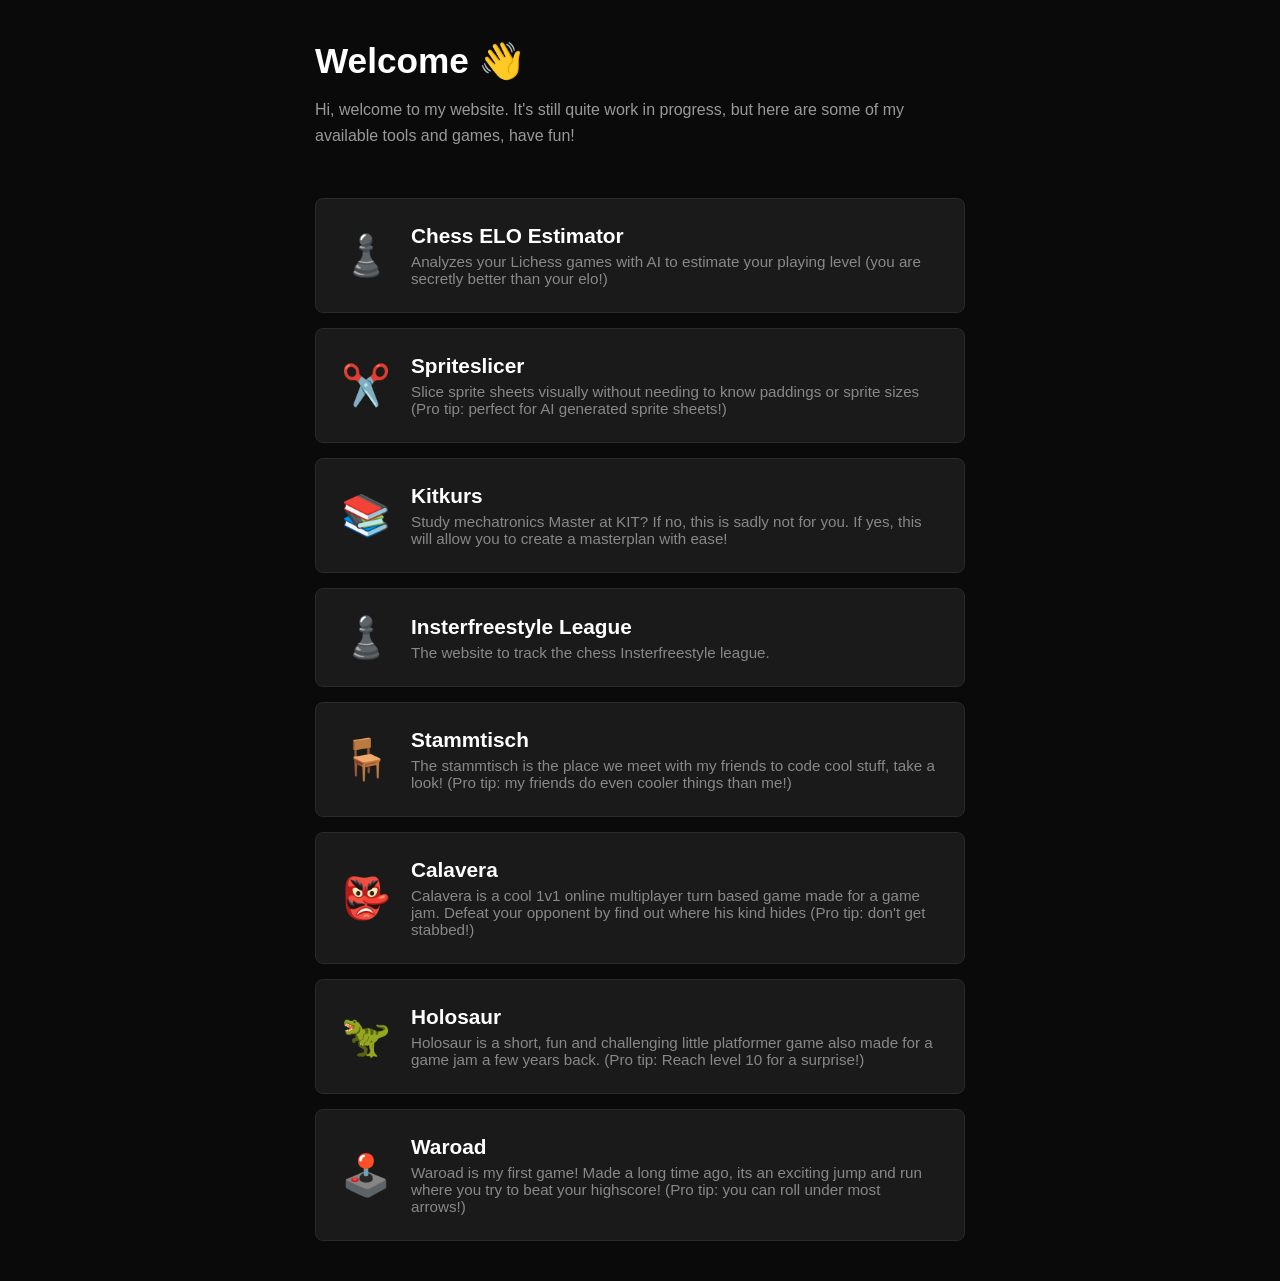
<file: website/static/index.html>
<!DOCTYPE html>
<html lang="en">
<head>
    <meta charset="UTF-8">
    <meta name="viewport" content="width=device-width, initial-scale=1.0">
    <title>Léo.com</title>
    <style>
        * {
            margin: 0;
            padding: 0;
            box-sizing: border-box;
        }

        body {
            font-family: -apple-system, BlinkMacSystemFont, 'Segoe UI', sans-serif;
            background: #0a0a0a;
            color: #e0e0e0;
            min-height: 100vh;
            padding: 40px 20px;
        }

        .container {
            max-width: 650px;
            margin: 0 auto;
        }

        h1 {
            color: #fff;
            margin-bottom: 15px;
            font-size: 2.2em;
            font-weight: 600;
        }

        .intro {
            color: #999;
            line-height: 1.6;
            margin-bottom: 50px;
        }

        .tools {
            display: flex;
            flex-direction: column;
            gap: 15px;
        }

        .tool-card {
            background: #1a1a1a;
            padding: 25px;
            border-radius: 8px;
            text-decoration: none;
            color: #e0e0e0;
            transition: all 0.2s;
            border: 1px solid #2a2a2a;
            display: flex;
            gap: 20px;
            align-items: center;
        }

        .tool-card:hover {
            background: #222;
            border-color: #3a3a3a;
            transform: translateX(5px);
        }

        .tool-emoji {
            font-size: 2.5em;
            flex-shrink: 0;
        }

        .tool-content {
            flex: 1;
        }

        .tool-title {
            font-size: 1.3em;
            font-weight: 600;
            margin-bottom: 5px;
            color: #fff;
        }

        .tool-desc {
            color: #888;
            font-size: 0.95em;
        }

        @media (max-width: 600px) {
            h1 {
                font-size: 1.8em;
            }
            
            .tool-card {
                flex-direction: column;
                text-align: center;
                gap: 15px;
            }
        }
    </style>
</head>
<body>
    <div class="container">
        <h1>Welcome 👋</h1>
        
        <p class="intro">
          Hi, welcome to my website. It's still quite work in progress, but here are some of my available tools and games, have fun!
        </p>

        <div class="tools">
            <a href="/elo-estimator" class="tool-card">
                <span class="tool-emoji">♟️</span>
                <div class="tool-content">
                    <div class="tool-title">Chess ELO Estimator</div>
                    <div class="tool-desc">
                        Analyzes your Lichess games with AI to estimate your playing level (you are secretly better than your elo!)
                    </div>
                </div>
            </a>

            <a href="/spriteslicer" class="tool-card">
                <span class="tool-emoji">✂️</span>
                <div class="tool-content">
                    <div class="tool-title">Spriteslicer</div>
                    <div class="tool-desc">
                        Slice sprite sheets visually without needing to know paddings or sprite sizes (Pro tip: perfect for AI generated sprite sheets!)
                    </div>
                </div>
            </a>

            <a href="/kitkurs" class="tool-card">
                <span class="tool-emoji">📚</span>
                <div class="tool-content">
                    <div class="tool-title">Kitkurs</div>
                    <div class="tool-desc">
                        Study mechatronics Master at KIT? If no, this is sadly not for you. If yes, this will allow you to create a masterplan with ease!
                    </div>
                </div>
            </a>

            <a href="/insterleague" class="tool-card">
                <span class="tool-emoji">♟️</span>
                <div class="tool-content">
                    <div class="tool-title">Insterfreestyle League</div>
                    <div class="tool-desc">
                      The website to track the chess Insterfreestyle league.
                    </div>
                </div>
            </a>

            <a href="/stammtisch" class="tool-card">
                <span class="tool-emoji">🪑 </span>
                <div class="tool-content">
                    <div class="tool-title">Stammtisch</div>
                    <div class="tool-desc">
                      The stammtisch is the place we meet with my friends to code cool stuff, take a look! (Pro tip: my friends do even cooler things than me!)
                    </div>
                </div>
            </a>

            <a href="/game" class="tool-card">
                <span class="tool-emoji">👺 </span>
                <div class="tool-content">
                    <div class="tool-title">Calavera</div>
                    <div class="tool-desc">
                      Calavera is a cool 1v1 online multiplayer turn based game made for a game jam. Defeat your opponent by find out where his kind hides (Pro tip: don't get stabbed!)
                    </div>
                </div>
            </a>

            <a href="https://daem-on.itch.io/holosaur" class="tool-card">
                <span class="tool-emoji">🦖 </span>
                <div class="tool-content">
                    <div class="tool-title">Holosaur</div>
                    <div class="tool-desc">
                      Holosaur is a short, fun and challenging little platformer game also made for a game jam a few years back. (Pro tip: Reach level 10 for a surprise!)
                    </div>
                </div>
            </a>

            <a href="https://pebll.itch.io/waroad" class="tool-card">
                <span class="tool-emoji">🕹️</span>
                <div class="tool-content">
                    <div class="tool-title">Waroad</div>
                    <div class="tool-desc">
                      Waroad is my first game! Made a long time ago, its an exciting jump and run where you try to beat your highscore! (Pro tip: you can roll under most arrows!)
                    </div>
                </div>
            </a>
        </div>
    </div>
    <script src="https://keepandroidopen.org/banner.js"></script>
</body>
</html>
</file>
